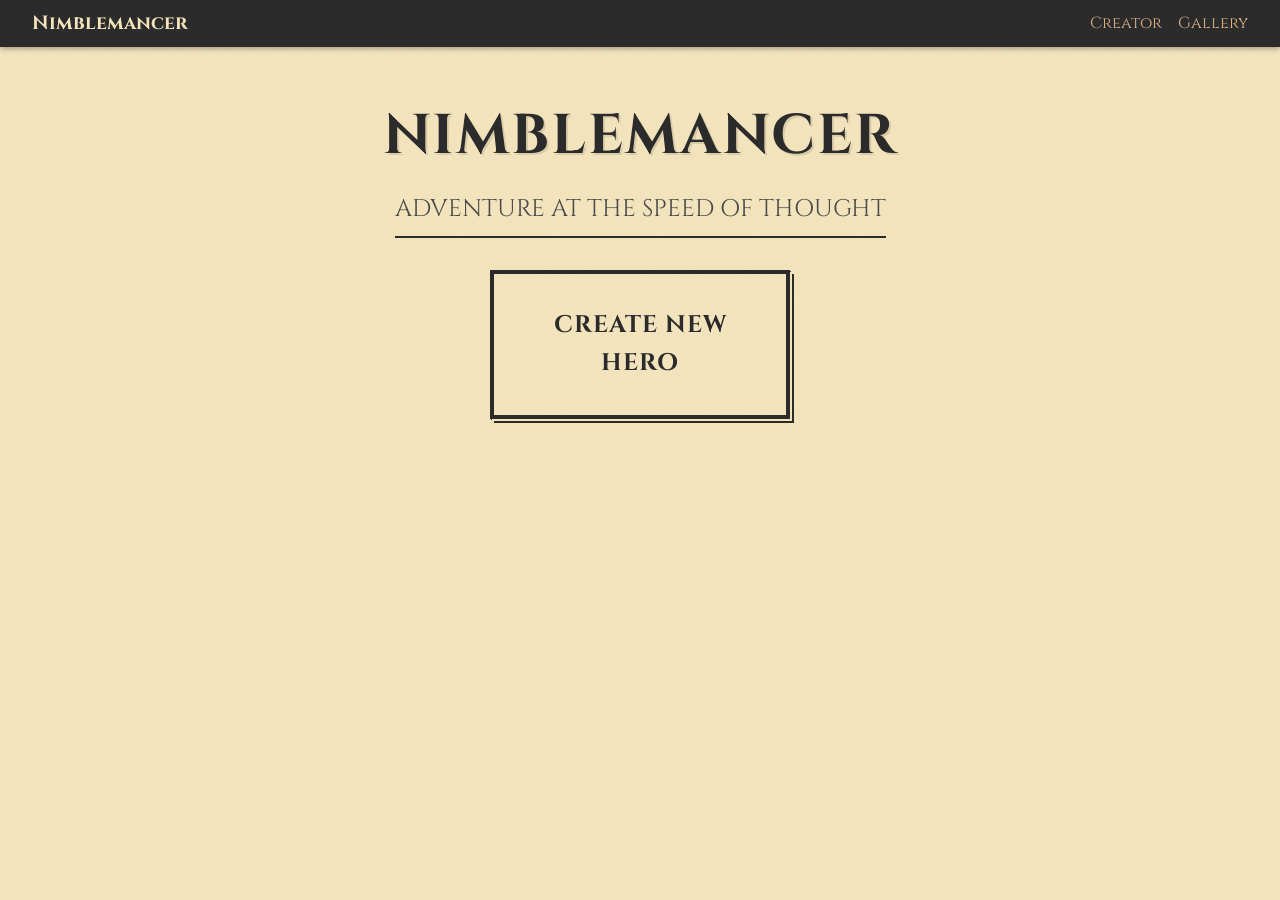
<file: index.html>
﻿<!DOCTYPE html>
<html lang="en">
<head>
    <meta charset="UTF-8">
    <meta name="viewport" content="width=device-width, initial-scale=1.0">
    <title>Nimblemancer</title>
    <link rel="stylesheet" href="css/style.css">
</head>
<body>
    <nav class="navbar">
        <a href="index.html" class="navbar-brand">Nimblemancer</a>
        <div class="navbar-links">
            <a href="creator.html" class="nav-link">Creator</a>
            <a href="gallery.html" class="nav-link">Gallery</a>
        </div>
    </nav>

    <main class="container">
        <h1>Nimblemancer</h1>
        <h2>Adventure at the Speed of Thought</h2>

        <div class="menu-group">
            <!-- Link to the Creator page -->
            <a href="creator.html" class="btn btn-large">Create New Hero</a>
        </div>
    </main>

    <script type="module" src="js/index.js"></script>
</body>
</html>
</file>
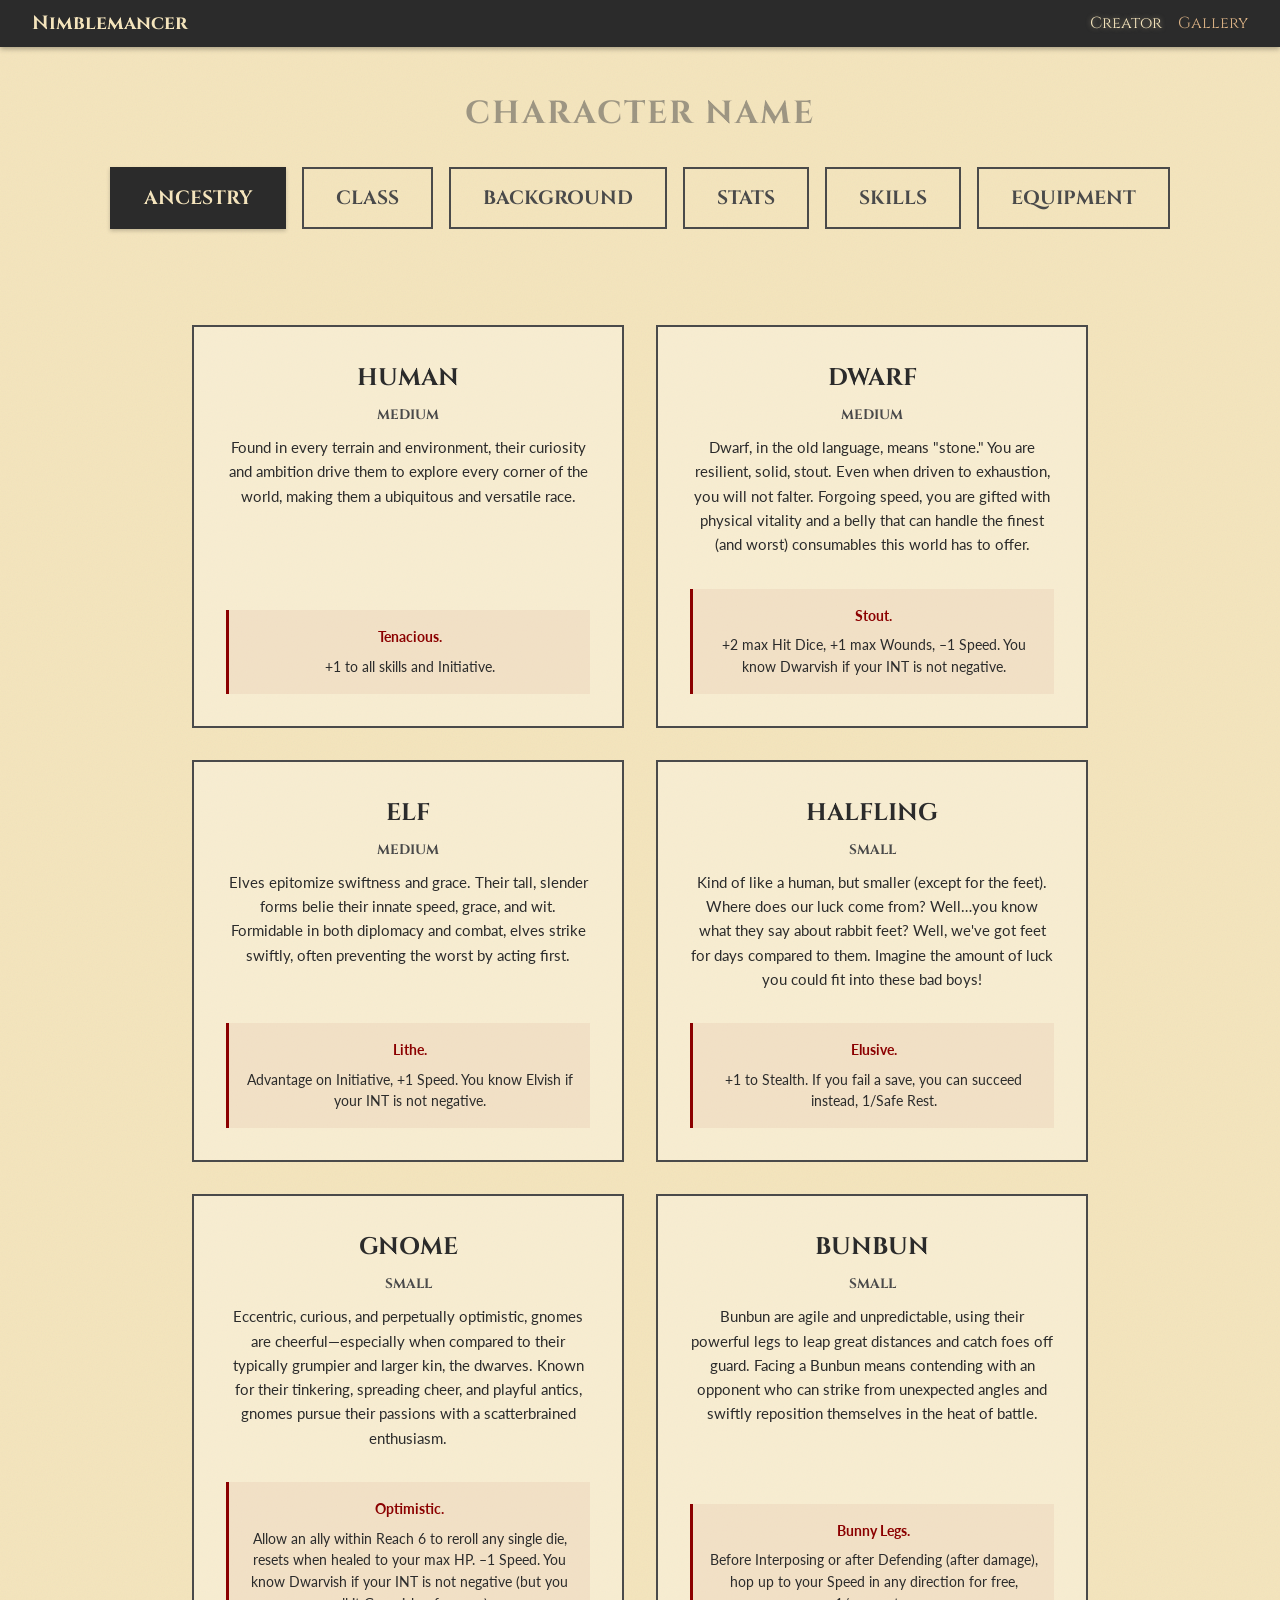
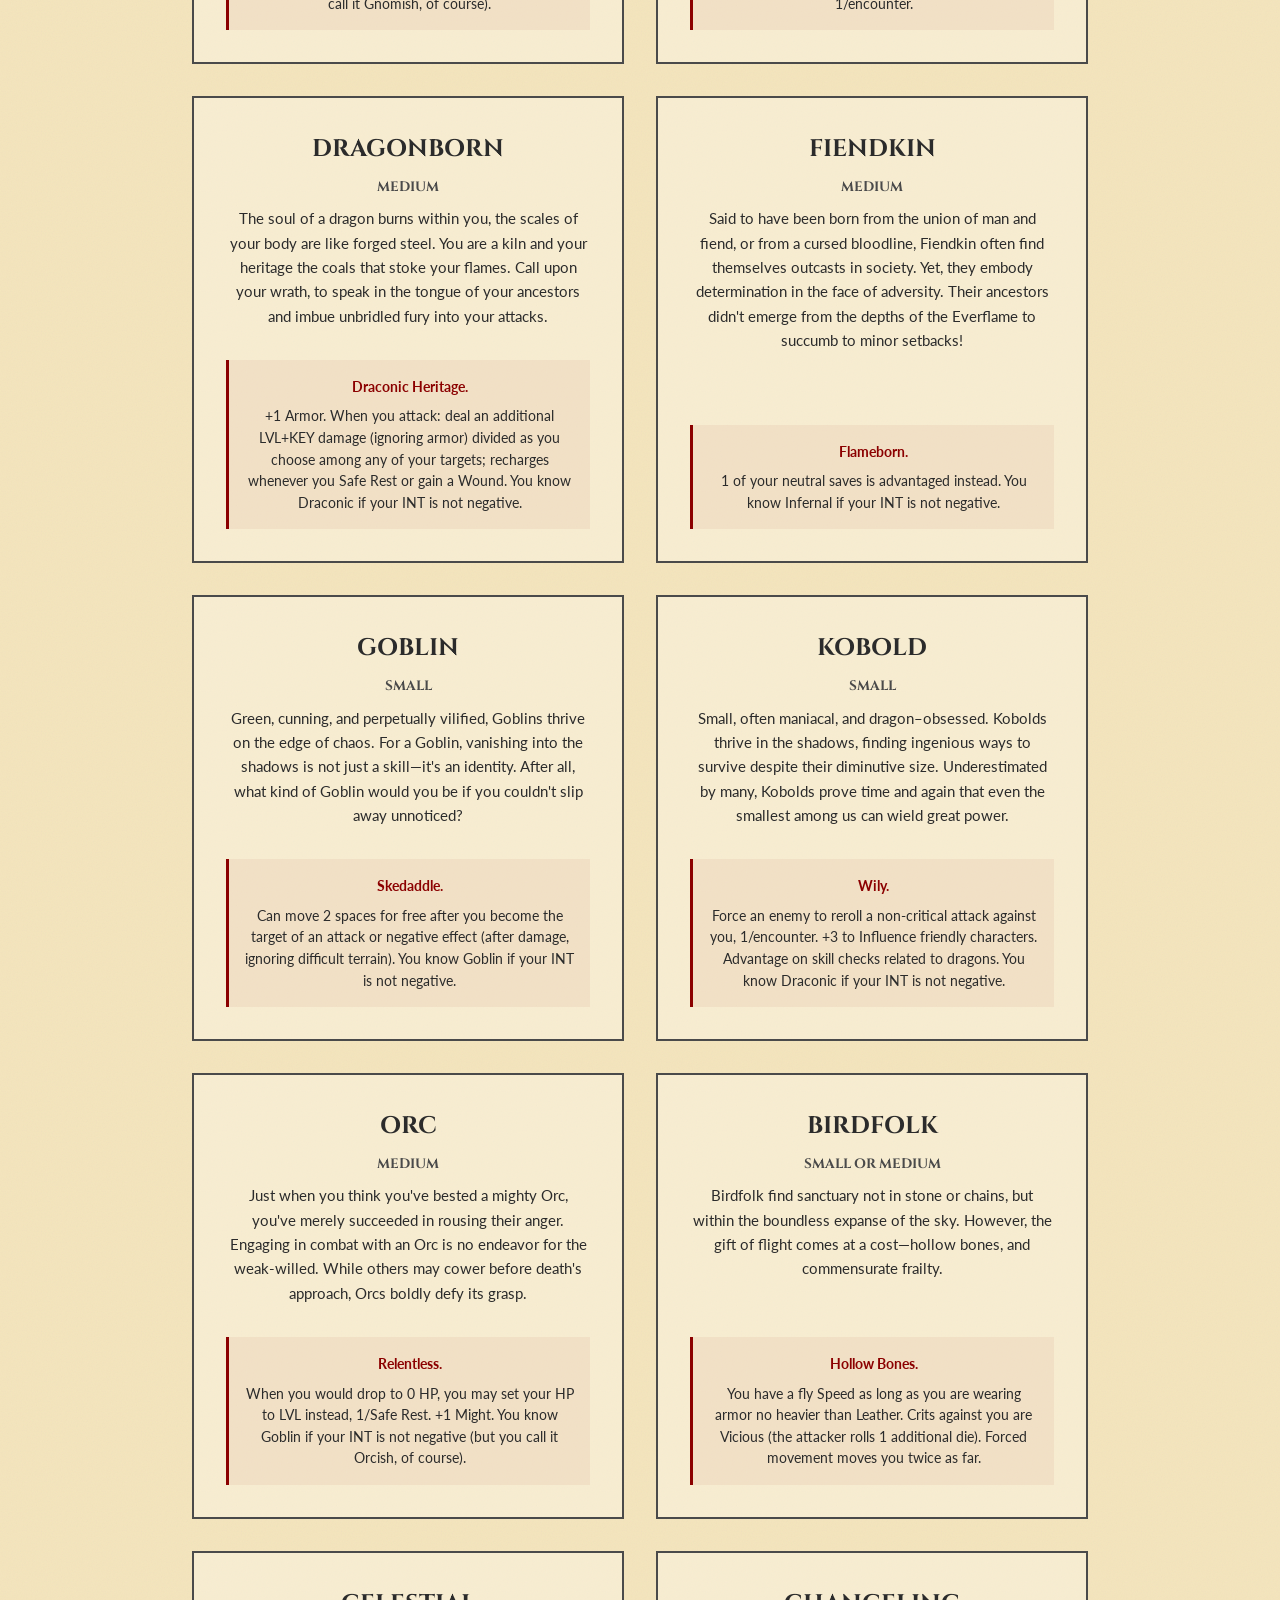
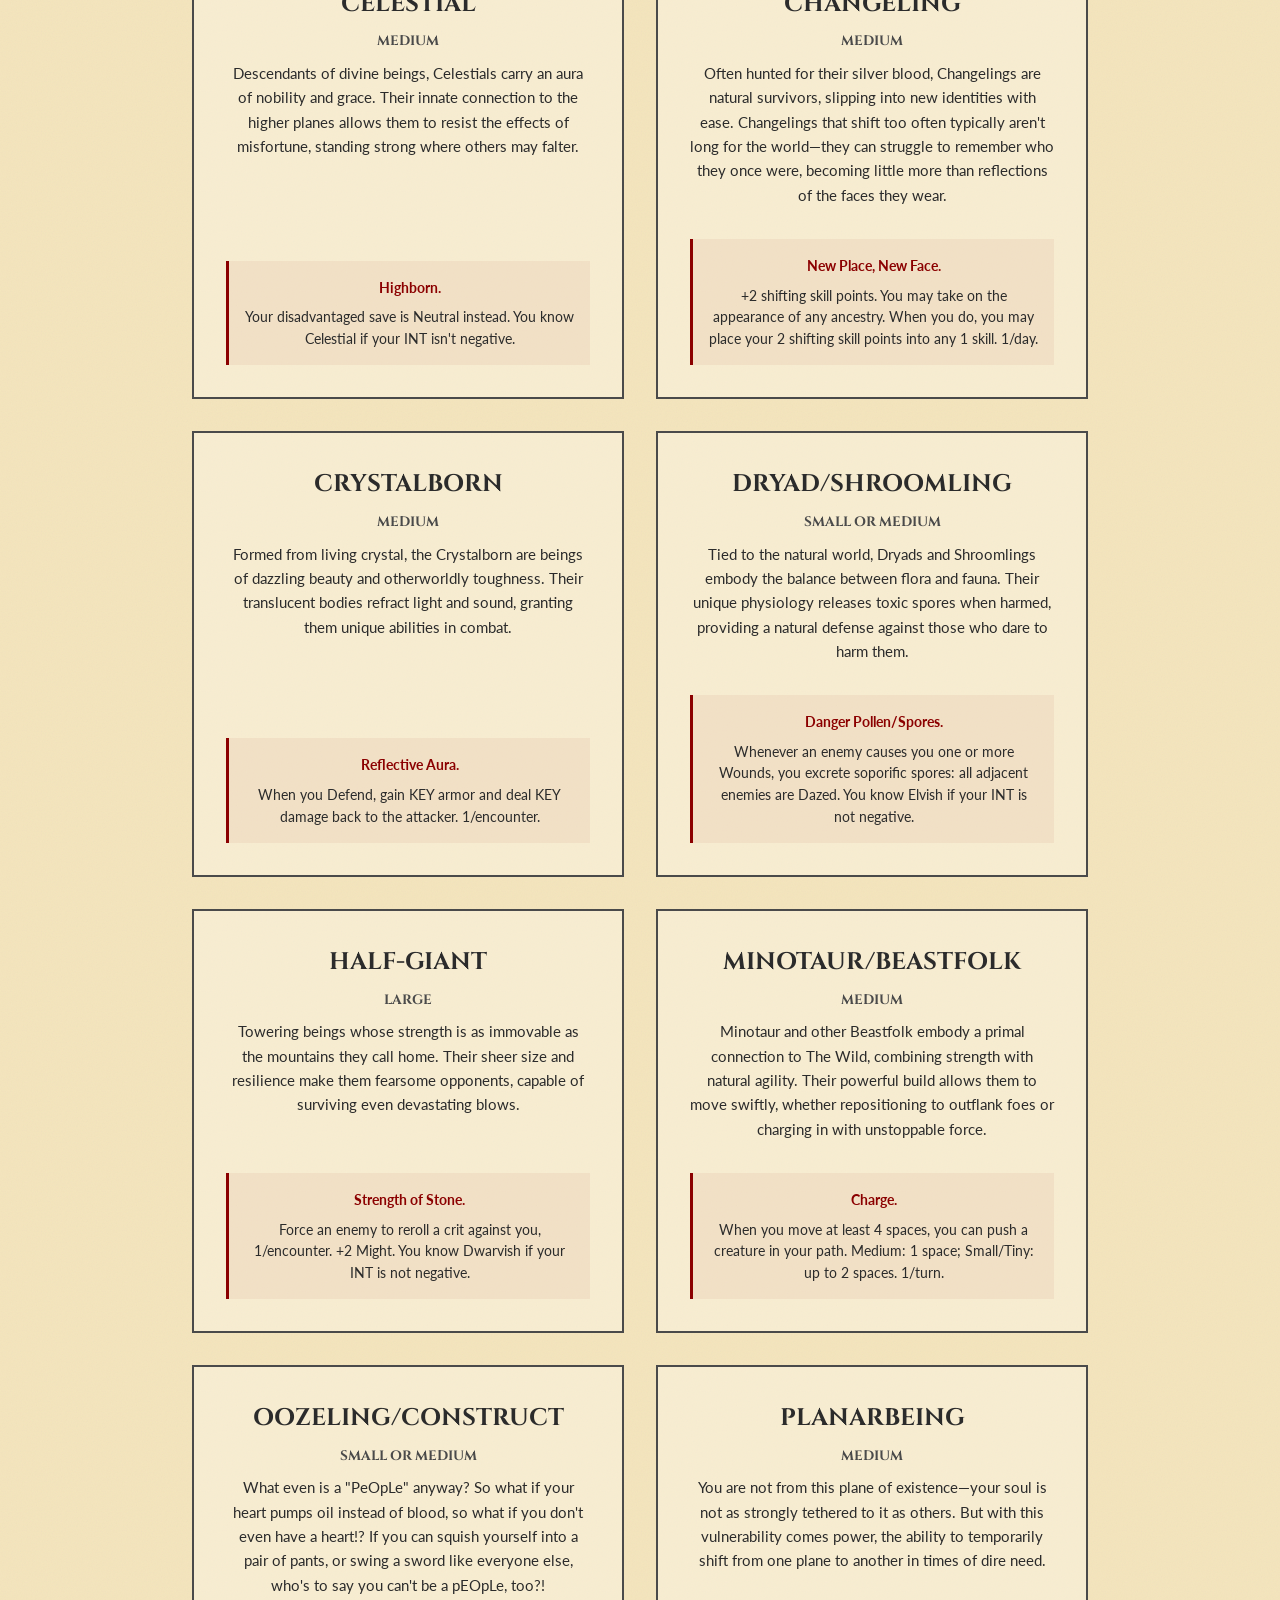
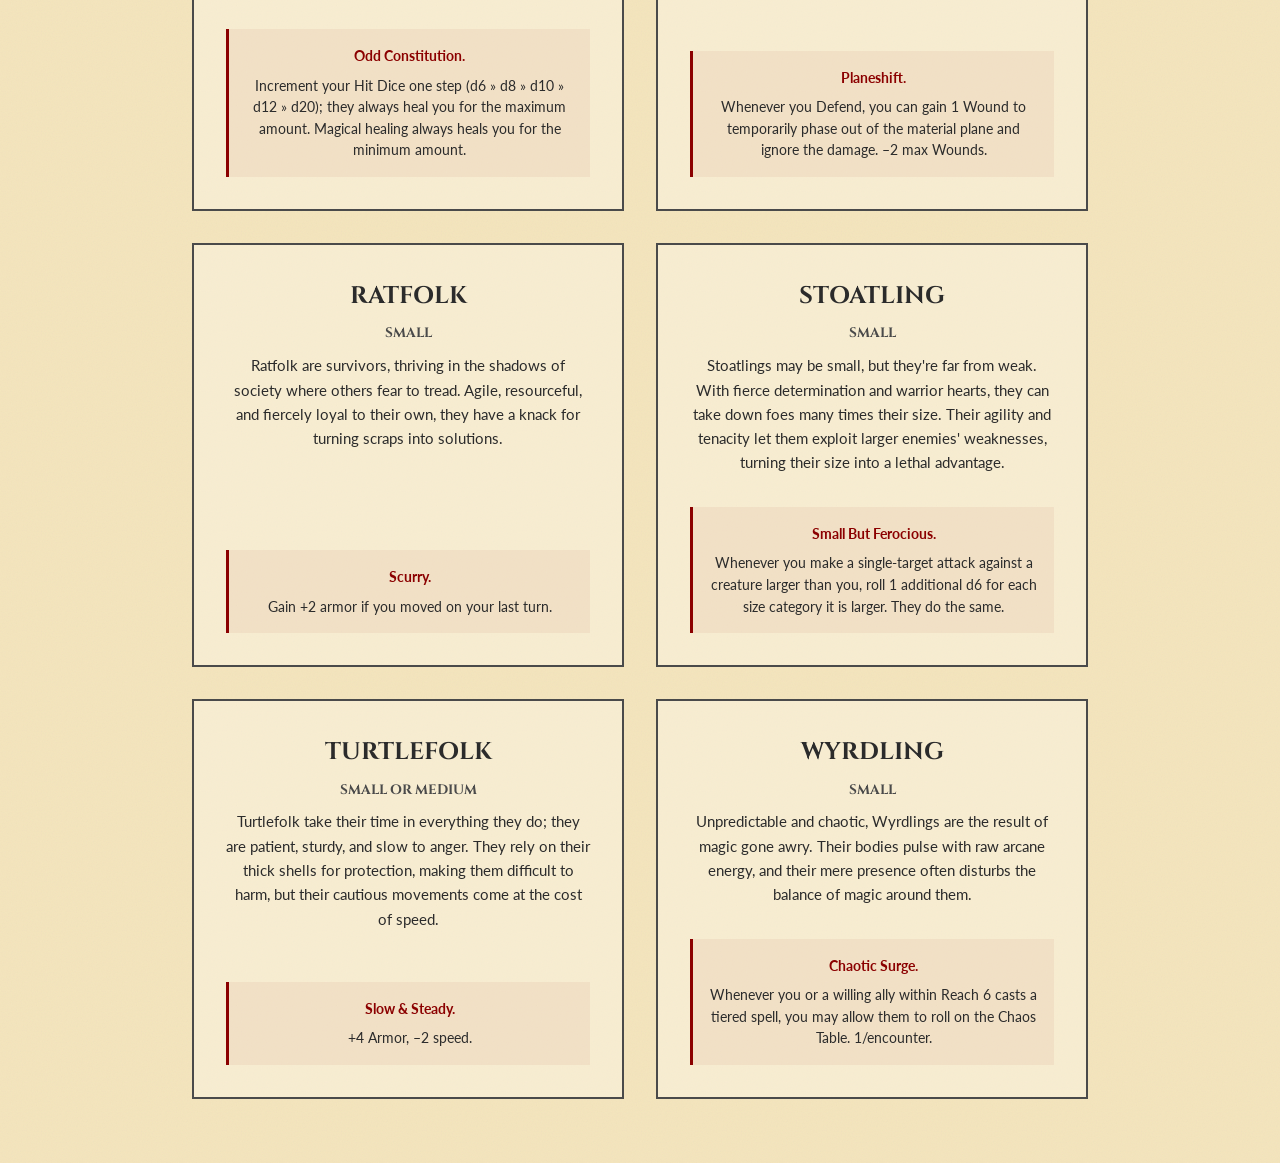
<file: creator.html>
﻿<!DOCTYPE html>
<html lang="en">
<head>
    <meta charset="UTF-8">
    <meta name="viewport" content="width=device-width, initial-scale=1.0">
    <title>Character Creator</title>
    <link rel="stylesheet" href="css/style.css">
</head>
<body>
    <nav class="navbar">
        <a href="index.html" class="navbar-brand">Nimblemancer</a>
        <div class="navbar-links">
            <a href="creator.html" class="nav-link active">Creator</a>
            <a href="gallery.html" class="nav-link">Gallery</a>
        </div>
    </nav>
    
    <main class="container">
        <input type="text" id="character-name" class="character-name-input" placeholder="Character Name" />
        
        <div class="tabs-container">
            <button class="tab active" data-tab="ancestry">Ancestry</button>
            <button class="tab" data-tab="class">Class</button>
            <button class="tab" data-tab="background">Background</button>
            <button class="tab" data-tab="stats">Stats</button>
            <button class="tab" data-tab="skills">Skills</button>
            <button class="tab" data-tab="equipment">Equipment</button>
        </div>

        <div class="creator-content">
            <div id="tab-ancestry" class="tab-panel active">
                <div id="ancestry-list" class="selection-grid">
                    <!-- Ancestry cards will be loaded here -->
                </div>
            </div>

            <div id="tab-class" class="tab-panel">
                <h2>Choose Your Class</h2>
                <p>Select your character's class...</p>
            </div>

            <div id="tab-background" class="tab-panel">
                <h2>Choose Your Background</h2>
                <p>Select your character's background...</p>
            </div>

            <div id="tab-stats" class="tab-panel">
                <h2>Assign Stats</h2>
                
                <!-- Stat Spread Selection -->
                <div class="stat-spread-section">
                    <h3>Choose Stat Spread</h3>
                    <div class="stat-spread-options">
                        <label class="stat-spread-option">
                            <input type="radio" name="stat-spread" value="standard" checked>
                            <span class="spread-label">
                                <strong>Standard</strong>
                                <span class="spread-values">+2, +2, +0, –1</span>
                            </span>
                        </label>
                        <label class="stat-spread-option">
                            <input type="radio" name="stat-spread" value="balanced">
                            <span class="spread-label">
                                <strong>Balanced</strong>
                                <span class="spread-values">+2, +1, +1, +0</span>
                            </span>
                        </label>
                        <label class="stat-spread-option">
                            <input type="radio" name="stat-spread" value="minmax">
                            <span class="spread-label">
                                <strong>Min-Max</strong>
                                <span class="spread-values">+3, +1, –1, –1</span>
                            </span>
                        </label>
                    </div>
                </div>

                <!-- Stat Assignment -->
                <div class="stat-assignment-section">
                    <h3>Assign to Stats</h3>
                    <div class="stat-grid">
                        <div class="stat-box" data-stat="str">
                            <div class="stat-indicators">
                                <span class="stat-key" title="Key Stat">★</span>
                                <span class="stat-advantage" title="Advantaged">●</span>
                                <span class="stat-disadvantage" title="Disadvantaged">●</span>
                            </div>
                            <label>STR</label>
                            <div class="stat-dropzone" data-stat="str">
                                <span class="stat-value">Drop here</span>
                            </div>
                        </div>
                        <div class="stat-box" data-stat="dex">
                            <div class="stat-indicators">
                                <span class="stat-key" title="Key Stat">★</span>
                                <span class="stat-advantage" title="Advantaged">●</span>
                                <span class="stat-disadvantage" title="Disadvantaged">●</span>
                            </div>
                            <label>DEX</label>
                            <div class="stat-dropzone" data-stat="dex">
                                <span class="stat-value">Drop here</span>
                            </div>
                        </div>
                        <div class="stat-box" data-stat="int">
                            <div class="stat-indicators">
                                <span class="stat-key" title="Key Stat">★</span>
                                <span class="stat-advantage" title="Advantaged">●</span>
                                <span class="stat-disadvantage" title="Disadvantaged">●</span>
                            </div>
                            <label>INT</label>
                            <div class="stat-dropzone" data-stat="int">
                                <span class="stat-value">Drop here</span>
                            </div>
                        </div>
                        <div class="stat-box" data-stat="will">
                            <div class="stat-indicators">
                                <span class="stat-key" title="Key Stat">★</span>
                                <span class="stat-advantage" title="Advantaged">●</span>
                                <span class="stat-disadvantage" title="Disadvantaged">●</span>
                            </div>
                            <label>WILL</label>
                            <div class="stat-dropzone" data-stat="will">
                                <span class="stat-value">Drop here</span>
                            </div>
                        </div>
                    </div>
                </div>

                <!-- Stat Pool -->
                <div class="stat-pool-section">
                    <div class="stat-pool" id="stat-pool">
                        <!-- Draggable stat values will be populated here by JS -->
                    </div>
                </div>
            </div>

            <div id="tab-skills" class="tab-panel">
                <h2>Choose Skills</h2>
                <p>Select your character's skills...</p>
            </div>

            <div id="tab-equipment" class="tab-panel">
                <h2>Select Equipment</h2>
                <p>Choose your starting equipment...</p>
            </div>
        </div>
    </main>

    <script type="module" src="js/creator.js"></script>
</body>
</html>
</file>
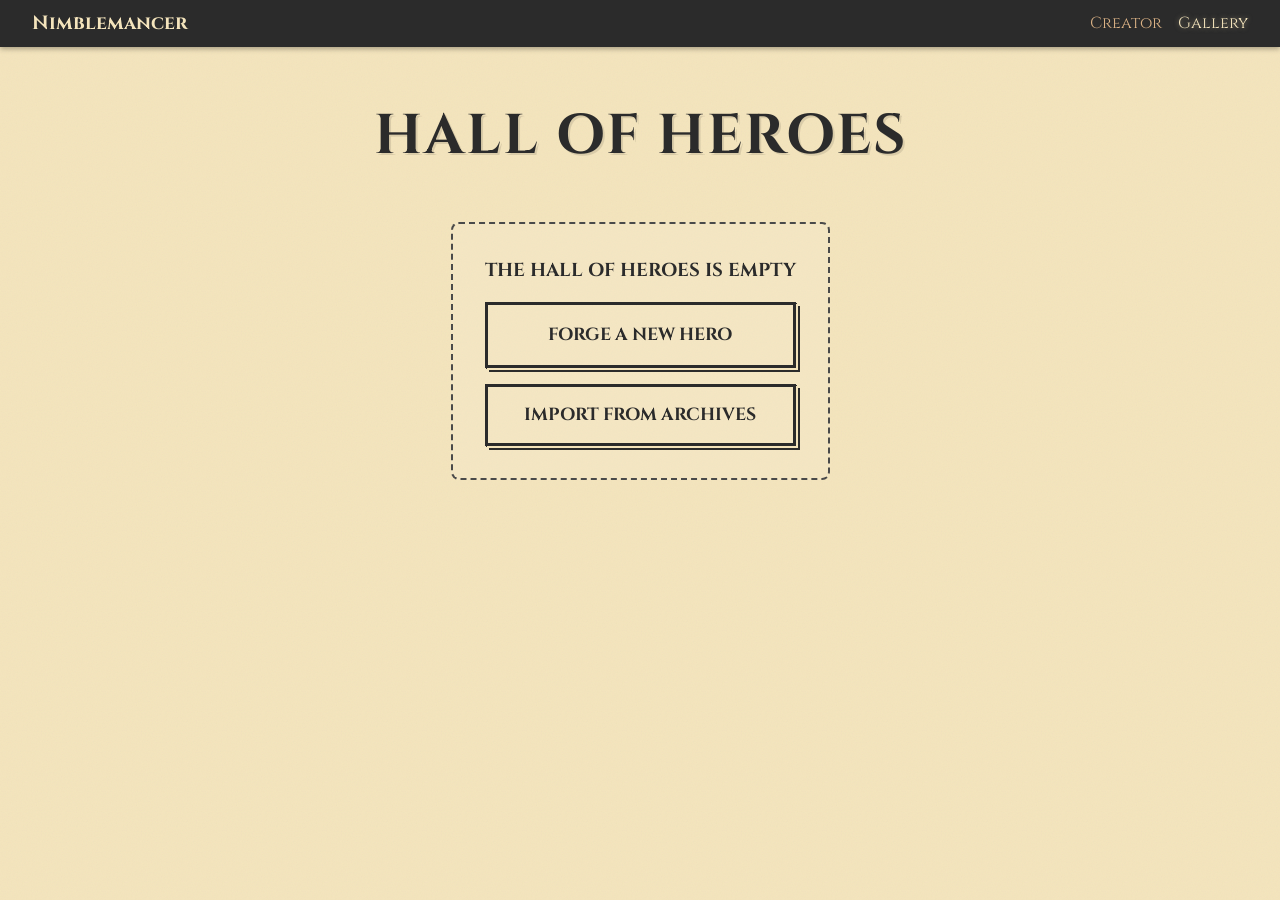
<file: gallery.html>
﻿<!DOCTYPE html>
<html lang="en">
<head>
    <meta charset="UTF-8">
    <meta name="viewport" content="width=device-width, initial-scale=1.0">
    <title>Gallery - Nimblemancer</title>
    <link rel="stylesheet" href="css/style.css">
</head>
<body>
    <nav class="navbar">
        <a href="index.html" class="navbar-brand">Nimblemancer</a>
        <div class="navbar-links">
            <a href="creator.html" class="nav-link">Creator</a>
            <a href="gallery.html" class="nav-link active">Gallery</a>
        </div>
    </nav>

    <main class="container">
        <h1>Hall of Heroes</h1>
        
        <div id="gallery-empty" class="empty-state" style="display: none;">
            <h3>The Hall of Heroes is Empty</h3>
            <div class="menu-group" style="width: 100%; max-width: 400px; margin: 0 auto;">
                <a href="creator.html" class="btn">Forge a New Hero</a>
                <button id="btn-import-hero" class="btn">Import from Archives</button>
            </div>

            <!-- Hidden input for file loading -->
            <input type="file" id="file-input-json" accept=".json" multiple style="display: none;" />
        </div>

        <div id="drag-overlay">Drop Heroes Here</div>

        <div id="gallery-list">
            <!-- Hero cards will go here -->
        </div>
    </main>

    <script type="module" src="js/gallery.js"></script>
</body>
</html>
</file>
<file: css/style.css>
@import url('https://fonts.googleapis.com/css2?family=Cinzel:wght@400;700;900&family=Lato:ital,wght@0,400;0,700;1,400&display=swap');

:root {
    /* Theme Colors */
    --c-parchment: #f4e4bc;
    --c-parchment-dark: #dcb386;
    --c-ink: #2b2b2b;
    --c-ink-light: #4a4a4a;
    --c-accent: #8b0000; /* Deep red for emphasis */
    
    /* Fonts */
    --font-heading: 'Cinzel', 'Times New Roman', serif;
    --font-body: 'Lato', 'Arial', sans-serif;
    
    /* Spacing */
    --spacing-sm: 8px;
    --spacing-md: 16px;
    --spacing-lg: 32px;
}

* {
    box-sizing: border-box;
    margin: 0;
    padding: 0;
}

body {
    background-color: var(--c-parchment);
    color: var(--c-ink);
    font-family: var(--font-body);
    line-height: 1.6;
    min-height: 100vh;
    display: flex;
    flex-direction: column;
    background-image: url("data:image/svg+xml,%3Csvg width='100' height='100' viewBox='0 0 100 100' xmlns='http://www.w3.org/2000/svg'%3E%3Cfilter id='noise'%3E%3CfeTurbulence type='fractalNoise' baseFrequency='0.8' numOctaves='3' stitchTiles='stitch'/%3E%3C/filter%3E%3Crect width='100' height='100' filter='url(%23noise)' opacity='0.05'/%3E%3C/svg%3E");
    padding-top: 60px; /* Space for fixed navbar */
}

/* Navbar */
.navbar {
    position: fixed;
    top: 0;
    left: 0;
    width: 100%;
    background-color: var(--c-ink);
    color: var(--c-parchment);
    padding: var(--spacing-sm) var(--spacing-lg);
    display: flex;
    justify-content: space-between;
    align-items: center;
    z-index: 1000;
    box-shadow: 0 2px 5px rgba(0,0,0,0.3);
}

.navbar-brand {
    font-family: var(--font-heading);
    font-size: 1.2rem;
    color: var(--c-parchment);
    text-decoration: none;
    font-weight: 700;
    cursor: pointer;
}

.navbar-links {
    display: flex;
    gap: var(--spacing-md);
}

.nav-link {
    color: var(--c-parchment-dark);
    text-decoration: none;
    font-family: var(--font-heading);
    font-size: 1rem;
    transition: color 0.2s;
}

.nav-link:hover, .nav-link.active {
    color: var(--c-parchment);
    text-shadow: 0 0 5px rgba(244, 228, 188, 0.5);
}

/* Typography */
h1, h2, h3 {
    font-family: var(--font-heading);
    text-transform: uppercase;
    color: var(--c-ink);
}

h1 {
    font-size: 3.5rem;
    letter-spacing: 2px;
    margin-bottom: var(--spacing-sm);
    text-shadow: 2px 2px 0px rgba(0,0,0,0.1);
}

h2 {
    font-size: 1.5rem;
    color: var(--c-ink-light);
    font-weight: 400;
    border-bottom: 2px solid var(--c-ink);
    display: inline-block;
    padding-bottom: var(--spacing-sm);
    margin-bottom: var(--spacing-lg);
}

/* Layout */
main {
    flex: 1;
    display: flex;
    flex-direction: column;
    align-items: center;
    justify-content: flex-start;
    padding: var(--spacing-lg);
    text-align: center;
}

.container {
    max-width: 80%;
    width: 100%;
    margin: 0 auto;
}

.menu-group {
    display: flex;
    flex-direction: column;
    gap: var(--spacing-md);
    max-width: 300px;
    margin: 0 auto;
}

/* Empty State */
.empty-state {
    text-align: center;
    padding: var(--spacing-lg);
    border: 2px dashed var(--c-ink-light);
    border-radius: 8px;
    background-color: rgba(255, 255, 255, 0.1);
    margin: var(--spacing-lg) auto;
    max-width: 600px;
}

.empty-state h3 {
    margin-bottom: var(--spacing-md);
}

/* Buttons (Ink Stamp Style) */
.btn {
    appearance: none;
    background: transparent;
    border: 3px solid var(--c-ink);
    color: var(--c-ink);
    font-family: var(--font-heading);
    font-size: 1.1rem;
    font-weight: 700;
    padding: var(--spacing-md);
    cursor: pointer;
    text-decoration: none;
    display: flex;
    justify-content: center;
    align-items: center;
    transition: all 0.2s ease;
    box-shadow: 
        2px 2px 0 var(--c-parchment),
        1px 1px 0 var(--c-ink), /* Inner rough border illusion */
        4px 4px 0 var(--c-ink);
    position: relative;
    text-transform: uppercase;
}

.btn:hover {
    transform: translateY(-2px);
    box-shadow: 
        2px 2px 0 var(--c-parchment),
        1px 1px 0 var(--c-accent),
        6px 6px 0 var(--c-accent);
    color: var(--c-accent);
    border-color: var(--c-accent);
}

.btn:active {
    transform: translateY(2px);
    box-shadow: 2px 2px 0 var(--c-ink);
}

/* Utility to ensure links behave like blocks within the flex container */
a.btn {
    display: block;
    text-decoration: none;
}

.btn-large {
    font-size: 1.5rem;
    padding: var(--spacing-lg);
    border-width: 4px;
    letter-spacing: 1px;
}

/* Tabs */
.character-name-input {
    background: transparent;
    border: none;
    color: var(--c-ink);
    font-family: var(--font-heading);
    font-size: 2rem;
    font-weight: 700;
    text-align: center;
    text-transform: uppercase;
    width: 100%;
    outline: none;
    letter-spacing: 2px;
}

.character-name-input::placeholder {
    color: var(--c-ink-light);
    opacity: 0.5;
}

.character-name-input:focus::placeholder {
    opacity: 0.3;
}

.tabs-container {
    display: flex;
    gap: var(--spacing-md);
    justify-content: center;
    margin: var(--spacing-lg) 0;
    flex-wrap: nowrap;
}

.tab {
    appearance: none;
    background: transparent;
    border: 2px solid var(--c-ink-light);
    color: var(--c-ink-light);
    font-family: var(--font-heading);
    font-size: 1.2rem;
    font-weight: 700;
    padding: var(--spacing-md) var(--spacing-lg);
    cursor: pointer;
    text-decoration: none;
    text-transform: uppercase;
    transition: all 0.2s ease;
    position: relative;
}

.tab:hover {
    border-color: var(--c-ink);
    color: var(--c-ink);
}

.tab.active {
    background-color: var(--c-ink);
    color: var(--c-parchment);
    border-color: var(--c-ink);
    box-shadow: 0 2px 4px rgba(0,0,0,0.2);
}

.tab.completed::after {
    content: "✓";
    position: absolute;
    top: -8px;
    right: -8px;
    background-color: var(--c-accent);
    color: var(--c-parchment);
    border-radius: 50%;
    width: 20px;
    height: 20px;
    display: flex;
    align-items: center;
    justify-content: center;
    font-size: 0.7rem;
}

/* Creator Content */
.creator-content {
    margin-top: var(--spacing-lg);
}

.tab-panel {
    display: none;
}

.tab-panel.active {
    display: block;
    animation: fadeIn 0.3s ease-in;
}

@keyframes fadeIn {
    from { opacity: 0; transform: translateY(10px); }
    to { opacity: 1; transform: translateY(0); }
}

/* Selection Grid */
.selection-grid {
    display: grid;
    grid-template-columns: repeat(auto-fill, minmax(300px, 1fr));
    gap: var(--spacing-lg);
    padding: var(--spacing-lg);
}

.selection-card {
    background: rgba(255, 255, 255, 0.3);
    border: 2px solid var(--c-ink-light);
    padding: var(--spacing-lg);
    cursor: pointer;
    transition: all 0.3s ease;
    position: relative;
    display: flex;
    flex-direction: column;
}

.selection-card:hover {
    border-color: var(--c-ink);
    transform: translateY(-4px);
    box-shadow: 4px 4px 0 var(--c-ink);
}

.selection-card.selected {
    background: rgba(139, 0, 0, 0.1);
    border-color: var(--c-accent);
    border-width: 3px;
}

.selection-card.selected::after {
    content: "✓";
    position: absolute;
    top: 10px;
    right: 10px;
    background-color: var(--c-accent);
    color: var(--c-parchment);
    border-radius: 50%;
    width: 30px;
    height: 30px;
    display: flex;
    align-items: center;
    justify-content: center;
    font-size: 1.2rem;
    font-weight: bold;
}

.selection-card h3 {
    font-size: 1.5rem;
    margin-bottom: var(--spacing-sm);
    color: var(--c-ink);
}

.selection-card .card-meta {
    display: flex;
    gap: var(--spacing-md);
    margin-bottom: var(--spacing-sm);
    justify-content: center;
}

.selection-card .card-meta-item {
    font-family: var(--font-heading);
    font-size: 0.85rem;
    text-transform: uppercase;
    color: var(--c-ink-light);
}

.selection-card .card-description {
    color: var(--c-ink);
    line-height: 1.6;
    font-size: 0.95rem;
}

.selection-card .ancestry-footer {
    margin-top: auto;
    padding-top: var(--spacing-lg);
}

.selection-card .ancestry-trait {
    background: rgba(139, 0, 0, 0.05);
    border-left: 3px solid var(--c-accent);
    padding: var(--spacing-md);
    font-size: 0.9rem;
    line-height: 1.5;
}

.selection-card .ancestry-trait strong {
    color: var(--c-accent);
    display: block;
    margin-bottom: var(--spacing-sm);
}

.selection-card .traits {
    list-style: none;
    padding: 0;
}

.selection-card .traits li {
    padding: var(--spacing-sm) 0;
    border-top: 1px solid var(--c-ink-light);
    font-size: 0.9rem;
}

.selection-card .traits li:first-child {
    border-top: none;
}

.selection-card .card-footer {
    margin-top: var(--spacing-md);
    padding-top: var(--spacing-sm);
    border-top: 2px solid var(--c-ink-light);
    display: flex;
    justify-content: space-between;
    font-size: 0.85rem;
    color: var(--c-ink-light);
    font-family: var(--font-heading);
    text-transform: uppercase;
}

/* Drag Overlay */
#drag-overlay {
    position: fixed;
    top: 0;
    left: 0;
    width: 100vw;
    height: 100vh;
    background-color: rgba(0, 0, 0, 0.8);
    color: var(--c-parchment);
    font-family: var(--font-heading);
    font-size: 3rem;
    font-weight: 700;
    display: none; /* Hidden by default */
    justify-content: center;
    align-items: center;
    z-index: 2000;
    pointer-events: none;
    text-transform: uppercase;
    letter-spacing: 4px;
    text-shadow: 0 0 20px rgba(244, 228, 188, 0.5);
    flex-direction: column;
}

#drag-overlay::after {
    content: "Release to Import";
    font-family: var(--font-body);
    font-size: 1.2rem;
    margin-top: 20px;
    font-weight: 400;
    opacity: 0.8;
    text-transform: none;
    letter-spacing: 1px;
}

/* Stats System */
.stat-spread-section {
    margin-bottom: var(--spacing-xl);
}

.stat-spread-section h3 {
    font-size: 1.3rem;
    margin-bottom: var(--spacing-md);
    color: var(--c-ink);
    text-align: center;
    text-transform: uppercase;
}

.stat-spread-options {
    display: flex;
    gap: var(--spacing-md);
    justify-content: center;
    flex-wrap: wrap;
}

.stat-spread-option {
    flex: 1;
    min-width: 200px;
    max-width: 250px;
    cursor: pointer;
}

.stat-spread-option input[type="radio"] {
    display: none;
}

.stat-spread-option .spread-label {
    display: flex;
    flex-direction: column;
    align-items: center;
    padding: var(--spacing-lg);
    border: 3px solid var(--c-ink-light);
    background: rgba(255, 255, 255, 0.3);
    transition: all 0.3s ease;
    text-align: center;
}

.stat-spread-option:hover .spread-label {
    border-color: var(--c-ink);
    transform: translateY(-2px);
}

.stat-spread-option input[type="radio"]:checked + .spread-label {
    background: rgba(139, 0, 0, 0.1);
    border-color: var(--c-accent);
    border-width: 4px;
}

.stat-spread-option strong {
    font-family: var(--font-heading);
    font-size: 1.2rem;
    color: var(--c-ink);
    text-transform: uppercase;
    margin-bottom: var(--spacing-sm);
}

.stat-spread-option .spread-values {
    font-family: var(--font-body);
    font-size: 1rem;
    color: var(--c-ink-light);
}

.stat-assignment-section {
    margin-bottom: var(--spacing-xl);
    padding-bottom: var(--spacing-xl);
}

.stat-assignment-section h3 {
    font-size: 1.3rem;
    margin-bottom: var(--spacing-lg);
    color: var(--c-ink);
    text-align: center;
    text-transform: uppercase;
}

.stat-grid {
    display: grid;
    grid-template-columns: repeat(auto-fit, minmax(150px, 1fr));
    gap: var(--spacing-lg);
    max-width: 800px;
    margin: 0 auto;
}

.stat-box {
    position: relative;
    display: flex;
    flex-direction: column;
    align-items: center;
}

.stat-box label {
    font-family: var(--font-heading);
    font-size: 1.5rem;
    font-weight: 700;
    color: var(--c-ink);
    margin-bottom: var(--spacing-sm);
    text-transform: uppercase;
}

.stat-indicators {
    position: absolute;
    top: -10px;
    right: 10px;
    display: flex;
    gap: 4px;
    z-index: 10;
}

.stat-key,
.stat-advantage,
.stat-disadvantage {
    display: none;
    font-size: 1.2rem;
    line-height: 1;
}

.stat-key {
    color: gold;
    text-shadow: 0 0 4px rgba(255, 215, 0, 0.5);
}

.stat-advantage {
    color: #22c55e;
}

.stat-disadvantage {
    color: #ef4444;
}

.stat-dropzone {
    width: 100%;
    min-height: 80px;
    border: 3px dashed var(--c-ink-light);
    background: rgba(255, 255, 255, 0.3);
    display: flex;
    align-items: center;
    justify-content: center;
    transition: all 0.3s ease;
    cursor: pointer;
}

.stat-dropzone:hover {
    border-color: var(--c-ink);
    background: rgba(255, 255, 255, 0.5);
}

.stat-dropzone.drag-over {
    border-color: var(--c-accent);
    background: rgba(139, 0, 0, 0.1);
    border-style: solid;
}

.stat-dropzone.has-value {
    border-style: solid;
    border-color: var(--c-accent);
    background: rgba(139, 0, 0, 0.05);
    cursor: grab;
}

.stat-dropzone.has-value:active {
    cursor: grabbing;
}

.stat-dropzone.has-value.dragging {
    opacity: 0.5;
}

.stat-dropzone .stat-value {
    font-family: var(--font-heading);
    font-size: 2rem;
    font-weight: 700;
    color: var(--c-ink);
    pointer-events: none;
}

.stat-dropzone:not(.has-value) .stat-value {
    font-size: 0.9rem;
    color: var(--c-ink-light);
}

.stat-pool-section {
    margin-top: var(--spacing-xl);
    padding-top: var(--spacing-xl);
}

.stat-pool {
    display: flex;
    gap: var(--spacing-md);
    justify-content: center;
    flex-wrap: wrap;
    padding: var(--spacing-lg);
    min-height: 60px;
}

.stat-chip {
    min-width: 80px;
    min-height: 80px;
    border: 3px dashed var(--c-ink-light);
    background: rgba(255, 255, 255, 0.3);
    padding: var(--spacing-sm) var(--spacing-md);
    font-family: var(--font-heading);
    font-size: 1.5rem;
    font-weight: 700;
    color: var(--c-ink);
    cursor: grab;
    transition: all 0.2s ease;
    user-select: none;
    text-align: center;
    display: flex;
    align-items: center;
    justify-content: center;
}

.stat-chip:hover {
    border-color: var(--c-ink);
    background: rgba(255, 255, 255, 0.5);
    transform: translateY(-2px);
}

.stat-chip:active {
    cursor: grabbing;
}

.stat-chip.dragging {
    opacity: 0.5;
    transform: scale(0.95);
}
</file>
